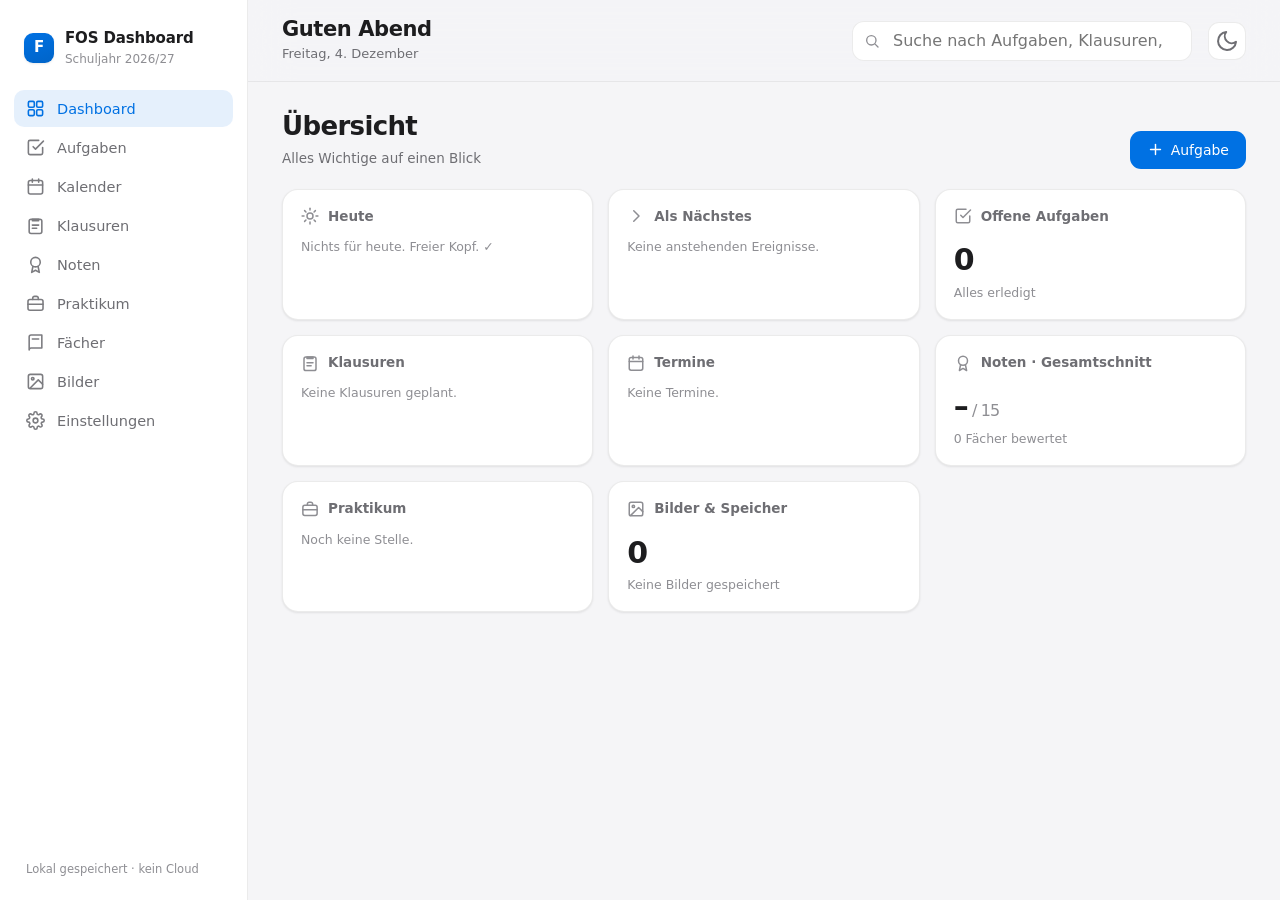
<file: index.html>
<!DOCTYPE html>
<html lang="de" data-theme="light">
<head>
  <meta charset="UTF-8">
  <meta name="viewport" content="width=device-width, initial-scale=1, viewport-fit=cover, maximum-scale=5">
  <meta name="theme-color" content="#f5f5f7" media="(prefers-color-scheme: light)">
  <meta name="theme-color" content="#131315" media="(prefers-color-scheme: dark)">
  <meta name="theme-color" content="#f5f5f7"><!-- via JS, folgt dem App-Theme -->
  <meta name="apple-mobile-web-app-capable" content="yes">
  <meta name="apple-mobile-web-app-status-bar-style" content="default">
  <meta name="apple-mobile-web-app-title" content="FOS">
  <title>FOS Dashboard</title>
  <link rel="stylesheet" href="style.css">
</head>
<body>
  <div class="app" id="app">

    <!-- Overlay für mobiles Menü -->
    <div class="overlay" id="overlay"></div>

    <!-- Sidebar -->
    <aside class="sidebar" id="sidebar">
      <div class="brand">
        <div class="brand-mark">F</div>
        <div>
          <div class="brand-name">FOS Dashboard</div>
          <div class="brand-sub">Schuljahr 2026/27</div>
        </div>
      </div>
      <nav class="nav" id="nav"><!-- via JS --></nav>
      <div class="sidebar-foot">
        <div class="storage-mini" id="storageMini">–</div>
      </div>
    </aside>

    <!-- Hauptbereich -->
    <div class="main">
      <header class="topbar">
        <div class="head-titles">
          <div class="head-greeting" id="headGreeting"><span class="greet-word">Guten Tag</span></div>
          <div class="head-date"><span id="headDate">–</span></div>
        </div>

        <div class="search" id="searchWrap">
          <svg class="s-ico" viewBox="0 0 24 24" fill="none" stroke="currentColor" stroke-width="2" stroke-linecap="round" stroke-linejoin="round"><circle cx="11" cy="11" r="7"/><line x1="21" y1="21" x2="16.65" y2="16.65"/></svg>
          <input type="search" id="searchInput" placeholder="Suche nach Aufgaben, Klausuren, Fächern …" autocomplete="off" aria-label="Globale Suche">
        </div>

        <div class="head-actions">
          <button class="icon-btn" id="btnTheme" aria-label="Design wechseln"></button>
          <button class="hamburger" id="btnMenu" aria-label="Menü öffnen">
            <svg class="ico" width="20" height="20" viewBox="0 0 24 24" fill="none" stroke="currentColor" stroke-width="2" stroke-linecap="round"><line x1="4" y1="7" x2="20" y2="7"/><line x1="4" y1="12" x2="20" y2="12"/><line x1="4" y1="17" x2="20" y2="17"/></svg>
          </button>
        </div>
      </header>

      <main class="view" id="view"><!-- via JS --></main>
    </div>
  </div>

  <div class="toast-wrap" id="toastWrap"></div>

  <script src="app.js"></script>
</body>
</html>
</file>
<file: style.css>
/* =========================================================================
   FOS Dashboard – style.css
   Apple-artige, ruhige Produktivitäts-Optik. Hell + Dark Mode.
   Eine dezente Akzentfarbe. Rot/Gelb ausschließlich für Fristen.
   ========================================================================= */

/* ---------- Design Tokens ---------- */
:root {
  color-scheme: light;

  --bg:          #f5f5f7;
  --surface:     #ffffff;
  --surface-2:   #fbfbfd;
  --surface-hi:  #ffffff;
  --border:      rgba(0, 0, 0, 0.08);
  --border-2:    rgba(0, 0, 0, 0.06);
  --shadow-sm:   0 1px 2px rgba(0, 0, 0, 0.04), 0 1px 3px rgba(0, 0, 0, 0.05);
  --shadow-md:   0 4px 16px rgba(0, 0, 0, 0.08), 0 1px 4px rgba(0, 0, 0, 0.04);
  --shadow-pop:  0 12px 40px rgba(0, 0, 0, 0.16), 0 2px 8px rgba(0, 0, 0, 0.10);

  --text:        #1d1d1f;
  --text-2:      #6e6e73;
  --text-3:      #8e8e93;

  --accent:      #0071e3;
  --accent-press:#0064c8;
  --accent-soft: rgba(0, 113, 227, 0.10);
  --accent-line: rgba(0, 113, 227, 0.22);

  /* Fristen – nur hierfür Gelb/Rot */
  --warn:        #a8720a;
  --warn-soft:   rgba(214, 152, 12, 0.14);
  --danger:      #d70015;
  --danger-soft: rgba(215, 0, 21, 0.10);
  --ok:          #1c8a3c;

  --radius:      16px;
  --radius-sm:   11px;
  --radius-lg:   22px;

  --sidebar-w:   248px;

  --font: -apple-system, BlinkMacSystemFont, "SF Pro Text", "SF Pro Display",
          "Segoe UI", "Inter", system-ui, Roboto, Helvetica, Arial, sans-serif;

  --ease: cubic-bezier(0.4, 0, 0.2, 1);
}

:root[data-theme="dark"] {
  color-scheme: dark;

  --bg:          #131315;
  --surface:     #1e1e20;
  --surface-2:   #262628;
  --surface-hi:  #2a2a2c;
  --border:      rgba(255, 255, 255, 0.09);
  --border-2:    rgba(255, 255, 255, 0.06);
  --shadow-sm:   0 1px 2px rgba(0, 0, 0, 0.4);
  --shadow-md:   0 4px 18px rgba(0, 0, 0, 0.45);
  --shadow-pop:  0 16px 48px rgba(0, 0, 0, 0.6);

  --text:        #f5f5f7;
  --text-2:      #a1a1a6;
  --text-3:      #8a8a8f;

  --accent:      #0a84ff;
  --accent-press:#409cff;
  --accent-soft: rgba(10, 132, 255, 0.16);
  --accent-line: rgba(10, 132, 255, 0.34);

  --warn:        #e0a83c;
  --warn-soft:   rgba(224, 168, 60, 0.16);
  --danger:      #ff453a;
  --danger-soft: rgba(255, 69, 58, 0.15);
  --ok:          #34c759;
}

/* ---------- Reset ---------- */
*, *::before, *::after { box-sizing: border-box; }
html, body { height: 100%; }
body {
  margin: 0;
  font-family: var(--font);
  font-size: 15px;
  line-height: 1.45;
  color: var(--text);
  background: var(--bg);
  -webkit-font-smoothing: antialiased;
  text-rendering: optimizeLegibility;
  overflow-x: hidden;
}
button { font-family: inherit; cursor: pointer; }
input, textarea, select, button { font-family: inherit; font-size: 15px; color: var(--text); }
h1, h2, h3, h4, p { margin: 0; }
ul { margin: 0; padding: 0; list-style: none; }
a { color: var(--accent); text-decoration: none; }
::selection { background: var(--accent-soft); }

/* ---------- App Shell ---------- */
.app {
  display: grid;
  grid-template-columns: var(--sidebar-w) 1fr;
  min-height: 100vh;
  min-height: 100dvh;
}

/* ---------- Sidebar ---------- */
.sidebar {
  position: sticky;
  top: 0;
  align-self: start;
  height: 100vh;
  height: 100dvh;
  display: flex;
  flex-direction: column;
  gap: 4px;
  padding: 22px 14px;
  background: var(--surface);
  border-right: 1px solid var(--border);
  z-index: 40;
}
.brand {
  display: flex;
  align-items: center;
  gap: 11px;
  padding: 6px 10px 18px;
}
.brand-mark {
  width: 30px; height: 30px;
  border-radius: 9px;
  background: linear-gradient(160deg, var(--accent), var(--accent-press));
  display: grid; place-items: center;
  color: #fff; font-weight: 700; font-size: 15px;
  box-shadow: var(--shadow-sm);
  flex: none;
}
.brand-name { font-weight: 600; letter-spacing: -0.01em; }
.brand-sub  { font-size: 12px; color: var(--text-3); margin-top: 1px; }

.nav { display: flex; flex-direction: column; gap: 2px; }
.nav-item {
  display: flex;
  align-items: center;
  gap: 12px;
  padding: 9px 12px;
  border: none;
  background: transparent;
  border-radius: 10px;
  color: var(--text-2);
  font-size: 14.5px;
  font-weight: 500;
  width: 100%;
  text-align: left;
  transition: background 0.15s var(--ease), color 0.15s var(--ease);
}
.nav-item:hover { background: var(--surface-2); color: var(--text); }
.nav-item.active { background: var(--accent-soft); color: var(--accent); }
.nav-item .ico { width: 19px; height: 19px; flex: none; opacity: 0.9; }
.nav-item.active .ico { opacity: 1; }
.nav-badge {
  margin-left: auto;
  font-size: 11px;
  font-weight: 600;
  min-width: 18px;
  height: 18px;
  padding: 0 5px;
  border-radius: 9px;
  display: grid; place-items: center;
  background: var(--danger-soft);
  color: var(--danger);
}
.sidebar-foot { margin-top: auto; padding: 8px 12px 0; }
.storage-mini { font-size: 11.5px; color: var(--text-3); }

/* ---------- Main ---------- */
.main { min-width: 0; display: flex; flex-direction: column; }

.topbar {
  position: sticky;
  top: 0;
  z-index: 30;
  display: flex;
  align-items: center;
  gap: 16px;
  padding: 18px 34px;
  padding-top: max(18px, env(safe-area-inset-top));
  background: color-mix(in srgb, var(--bg) 82%, transparent);
  backdrop-filter: saturate(1.8) blur(20px);
  -webkit-backdrop-filter: saturate(1.8) blur(20px);
  border-bottom: 1px solid var(--border-2);
}
.hamburger {
  display: none;
  width: 38px; height: 38px;
  border: 1px solid var(--border);
  background: var(--surface);
  border-radius: 10px;
  color: var(--text);
  align-items: center; justify-content: center;
  flex: none;
}
.head-titles { display: flex; flex-direction: column; min-width: 0; margin-right: auto; }
.head-greeting { font-size: 21px; font-weight: 700; letter-spacing: -0.02em; line-height: 1.12; }
.head-greeting .greet-name { color: var(--accent); }
.head-date { font-size: 13px; color: var(--text-2); margin-top: 3px; }
.head-actions { display: flex; align-items: center; gap: 10px; flex: none; }

.search {
  position: relative;
  width: min(340px, 32vw);
  flex: none;
}
.search input {
  width: 100%;
  height: 40px;
  padding: 0 14px 0 40px;
  border-radius: 12px;
  border: 1px solid var(--border);
  background: var(--surface);
  color: var(--text);
  font-family: var(--font);
  font-size: 16px; /* ≥16px gegen iOS-Zoom */
  outline: none;
  transition: border 0.15s var(--ease), box-shadow 0.15s var(--ease);
}
.search input:focus { border-color: var(--accent-line); box-shadow: 0 0 0 3px var(--accent-soft); }
.search .s-ico {
  position: absolute; left: 12px; top: 50%; transform: translateY(-50%);
  width: 16px; height: 16px; color: var(--text-3); pointer-events: none;
}
.icon-btn {
  width: 38px; height: 38px;
  border-radius: 11px;
  border: 1px solid var(--border);
  background: var(--surface);
  color: var(--text-2);
  display: grid; place-items: center;
  flex: none;
  transition: color 0.15s var(--ease), background 0.15s var(--ease);
}
.icon-btn:hover { color: var(--text); background: var(--surface-2); }

.view {
  padding: 26px 34px 60px;
  padding-bottom: max(60px, env(safe-area-inset-bottom));
  max-width: 1180px;
  width: 100%;
}

/* ---------- Page header ---------- */
.page-head {
  display: flex;
  align-items: flex-end;
  justify-content: space-between;
  gap: 16px;
  margin-bottom: 20px;
  flex-wrap: wrap;
}
.page-title { font-size: 26px; font-weight: 700; letter-spacing: -0.025em; }
.page-sub { font-size: 13.5px; color: var(--text-2); margin-top: 3px; }

.section-label {
  font-size: 13px;
  font-weight: 600;
  color: var(--text-3);
  margin: 26px 2px 12px;
  letter-spacing: -0.01em;
}
.section-label:first-child { margin-top: 0; }

/* ---------- Buttons ---------- */
.btn {
  display: inline-flex;
  align-items: center;
  gap: 7px;
  height: 38px;
  padding: 0 16px;
  border-radius: 11px;
  border: 1px solid var(--border);
  background: var(--surface);
  color: var(--text);
  font-size: 14px;
  font-weight: 500;
  transition: transform 0.08s var(--ease), background 0.15s var(--ease), border 0.15s var(--ease);
}
.btn:hover { background: var(--surface-2); }
.btn:active { transform: scale(0.975); }
.btn .ico { width: 17px; height: 17px; }
.btn.primary {
  background: var(--accent);
  border-color: transparent;
  color: #fff;
}
.btn.primary:hover { background: var(--accent-press); }
.btn.danger { color: var(--danger); }
.btn.danger:hover { background: var(--danger-soft); }
.btn.ghost { border-color: transparent; background: transparent; color: var(--text-2); }
.btn.ghost:hover { background: var(--surface-2); color: var(--text); }
.btn.sm { height: 32px; padding: 0 12px; font-size: 13px; border-radius: 9px; }
.btn.block { width: 100%; justify-content: center; }

/* ---------- Cards ---------- */
.grid {
  display: grid;
  grid-template-columns: repeat(auto-fill, minmax(232px, 1fr));
  gap: 15px;
}
.card {
  background: var(--surface);
  border: 1px solid var(--border);
  border-radius: var(--radius);
  padding: 17px 18px;
  box-shadow: var(--shadow-sm);
  transition: box-shadow 0.2s var(--ease), transform 0.12s var(--ease), border 0.2s var(--ease);
}
.card.interactive { cursor: pointer; }
.card.interactive:hover { box-shadow: var(--shadow-md); transform: translateY(-1px); border-color: var(--border); }
.card-head {
  display: flex; align-items: center; gap: 9px;
  margin-bottom: 12px;
}
.card-head .ico { width: 18px; height: 18px; color: var(--text-3); }
.card-title { font-size: 13.5px; font-weight: 600; color: var(--text-2); }
.card-title .n { color: var(--text-3); font-weight: 500; }

.stat { font-size: 30px; font-weight: 700; letter-spacing: -0.03em; }
.stat-sub { font-size: 12.5px; color: var(--text-3); margin-top: 2px; }

/* Listen in Karten */
.mini-list { display: flex; flex-direction: column; gap: 2px; margin: -4px -6px; }
.mini-row {
  display: flex; align-items: center; gap: 10px;
  padding: 8px 8px;
  border-radius: 9px;
  transition: background 0.12s var(--ease);
}
.mini-row.click { cursor: pointer; }
.mini-row.click:hover { background: var(--surface-2); }
.mini-dot { width: 8px; height: 8px; border-radius: 50%; background: var(--text-3); flex: none; }
.mini-dot.ok { background: var(--ok); }
.mini-dot.accent { background: var(--accent); }
.mini-main { min-width: 0; flex: 1; }
.mini-t { font-size: 13.5px; font-weight: 500; white-space: nowrap; overflow: hidden; text-overflow: ellipsis; }
.mini-t.done { text-decoration: line-through; color: var(--text-3); }
.mini-meta { font-size: 12px; color: var(--text-3); white-space: nowrap; overflow: hidden; text-overflow: ellipsis; }
.mini-side { font-size: 12px; font-weight: 600; color: var(--text-2); flex: none; }

/* Fristen-Chips */
.due {
  font-size: 11.5px; font-weight: 600;
  padding: 2px 8px; border-radius: 20px;
  background: var(--surface-2); color: var(--text-2);
  white-space: nowrap;
}
.due.warn { background: var(--warn-soft); color: var(--warn); }
.due.danger { background: var(--danger-soft); color: var(--danger); }
.due.over { background: var(--danger-soft); color: var(--danger); }

.tag {
  font-size: 11.5px; font-weight: 500;
  padding: 2px 9px; border-radius: 20px;
  background: var(--surface-2); color: var(--text-2);
}
.tag.accent { background: var(--accent-soft); color: var(--accent); }

/* ---------- Aufgaben-/Listen-Zeilen (volle Breite) ---------- */
.rows { display: flex; flex-direction: column; gap: 9px; }
.row {
  display: flex; align-items: center; gap: 14px;
  background: var(--surface);
  border: 1px solid var(--border);
  border-radius: 13px;
  padding: 13px 15px;
  box-shadow: var(--shadow-sm);
  transition: box-shadow 0.18s var(--ease), border 0.18s var(--ease);
}
.row:hover { box-shadow: var(--shadow-md); }
.row.overdue { border-color: var(--danger-soft); }
.check {
  width: 22px; height: 22px; flex: none;
  border-radius: 50%;
  border: 1.8px solid var(--border);
  background: transparent;
  display: grid; place-items: center;
  color: transparent;
  transition: all 0.15s var(--ease);
}
.check:hover { border-color: var(--accent); }
.check.on { background: var(--accent); border-color: var(--accent); color: #fff; }
.check .ico { width: 13px; height: 13px; }
.row-main { flex: 1; min-width: 0; }
.row-title { font-size: 15px; font-weight: 500; white-space: nowrap; overflow: hidden; text-overflow: ellipsis; }
.row-title.done { text-decoration: line-through; color: var(--text-3); }
.row-meta { font-size: 12.5px; color: var(--text-3); margin-top: 2px; display: flex; align-items: center; gap: 8px; flex-wrap: wrap; }
.row-end { display: flex; align-items: center; gap: 8px; flex: none; }
.thumb-count {
  display: inline-flex; align-items: center; gap: 4px;
  font-size: 12px; color: var(--text-3);
}
.thumb-count .ico { width: 14px; height: 14px; }

/* ---------- Empty ---------- */
.empty {
  text-align: center;
  padding: 44px 20px;
  color: var(--text-3);
}
.empty .ico { width: 30px; height: 30px; margin-bottom: 10px; opacity: 0.5; }
.empty p { font-size: 14px; }
.empty .sub { font-size: 13px; color: var(--text-3); margin-top: 4px; }

/* ---------- Kalender ---------- */
.cal-day { margin-bottom: 22px; }
.cal-day-head {
  display: flex; align-items: baseline; gap: 10px;
  margin-bottom: 10px;
  padding-bottom: 8px;
  border-bottom: 1px solid var(--border-2);
}
.cal-day-name { font-size: 15px; font-weight: 600; }
.cal-day-date { font-size: 12.5px; color: var(--text-3); }
.cal-day.is-today .cal-day-name { color: var(--accent); }
.cal-event {
  display: flex; align-items: center; gap: 12px;
  padding: 10px 4px;
}
.cal-time { font-size: 12.5px; color: var(--text-3); width: 46px; flex: none; font-variant-numeric: tabular-nums; }
.cal-bar { width: 3px; align-self: stretch; border-radius: 3px; background: var(--accent); flex: none; }
.cal-bar.task { background: var(--text-3); }
.cal-bar.exam { background: var(--danger); }
.cal-bar.intern { background: var(--ok); }
.cal-ev-main { min-width: 0; flex: 1; }
.cal-ev-title { font-size: 14px; font-weight: 500; }
.cal-ev-sub { font-size: 12px; color: var(--text-3); }

/* ---------- Noten ---------- */
.grade-subject {
  background: var(--surface);
  border: 1px solid var(--border);
  border-radius: var(--radius);
  padding: 16px 18px;
  box-shadow: var(--shadow-sm);
  margin-bottom: 14px;
}
.grade-subject-head { display: flex; align-items: center; gap: 12px; margin-bottom: 12px; }
.grade-avg-badge {
  margin-left: auto;
  font-size: 17px; font-weight: 700;
  padding: 3px 12px; border-radius: 11px;
  background: var(--accent-soft); color: var(--accent);
  font-variant-numeric: tabular-nums;
}
.grade-chips { display: flex; flex-wrap: wrap; gap: 8px; }
.grade-chip {
  display: inline-flex; align-items: center; gap: 8px;
  padding: 6px 10px 6px 12px;
  border-radius: 11px;
  background: var(--surface-2);
  border: 1px solid var(--border-2);
  font-size: 13.5px;
}
.grade-chip b { font-variant-numeric: tabular-nums; }
.grade-chip .x { color: var(--text-3); line-height: 1; padding: 2px; border-radius: 6px; }
.grade-chip .x:hover { color: var(--danger); background: var(--danger-soft); }
.grade-chip .lbl { color: var(--text-3); font-size: 12px; }

.overall-card {
  background: linear-gradient(150deg, var(--accent), var(--accent-press));
  color: #fff;
  border-radius: var(--radius);
  padding: 20px 22px;
  box-shadow: var(--shadow-md);
  margin-bottom: 20px;
  display: flex; align-items: center; gap: 18px;
}
.overall-card .big { font-size: 40px; font-weight: 700; letter-spacing: -0.03em; font-variant-numeric: tabular-nums; }
.overall-card .lbl { font-size: 13px; opacity: 0.9; }
.overall-card .lbl b { display: block; font-size: 15px; opacity: 1; font-weight: 600; margin-bottom: 2px; }

/* Punkte-Skala Farbe (dezent) */
.pts { font-variant-numeric: tabular-nums; font-weight: 600; }

/* ---------- Bilder ---------- */
.img-grid {
  display: grid;
  grid-template-columns: repeat(auto-fill, minmax(96px, 1fr));
  gap: 8px;
}
.img-cell {
  position: relative;
  aspect-ratio: 1;
  border-radius: 11px;
  overflow: hidden;
  background: var(--surface-2);
  border: 1px solid var(--border-2);
  cursor: pointer;
}
.img-cell img { width: 100%; height: 100%; object-fit: cover; display: block; }
.img-cell .rm {
  position: absolute; top: 5px; right: 5px;
  width: 22px; height: 22px;
  border-radius: 50%;
  background: rgba(0,0,0,0.55);
  color: #fff; border: none;
  display: grid; place-items: center;
  backdrop-filter: blur(4px);
}
.img-cell .rm .ico { width: 13px; height: 13px; }

.uploader {
  border: 1.5px dashed var(--border);
  border-radius: 13px;
  padding: 18px;
  text-align: center;
  color: var(--text-3);
  font-size: 13.5px;
  transition: border 0.15s var(--ease), background 0.15s var(--ease);
  cursor: pointer;
}
.uploader:hover { border-color: var(--accent-line); background: var(--accent-soft); color: var(--accent); }
.uploader .ico { width: 22px; height: 22px; margin-bottom: 6px; }

/* ---------- Modal ---------- */
.modal-backdrop {
  position: fixed; inset: 0;
  background: rgba(0, 0, 0, 0.34);
  backdrop-filter: blur(2px);
  display: flex; align-items: flex-end; justify-content: center;
  z-index: 100;
  opacity: 0;
  transition: opacity 0.2s var(--ease);
}
.modal-backdrop.in { opacity: 1; }
.modal {
  background: var(--surface);
  width: 100%;
  max-width: 540px;
  max-height: 92vh;
  border-radius: 22px 22px 0 0;
  box-shadow: var(--shadow-pop);
  display: flex; flex-direction: column;
  transform: translateY(24px);
  transition: transform 0.24s var(--ease);
  overflow: hidden;
}
.modal.wide { max-width: 760px; }
.modal-backdrop.in .modal { transform: translateY(0); }
.modal-head {
  display: flex; align-items: center; gap: 12px;
  padding: 18px 20px;
  border-bottom: 1px solid var(--border-2);
  flex: none;
}
.modal-head h3 { font-size: 17px; font-weight: 600; letter-spacing: -0.01em; }
.modal-head .close { margin-left: auto; }
.modal-body { padding: 18px 20px; overflow-y: auto; -webkit-overflow-scrolling: touch; }
.modal-foot {
  display: flex; gap: 10px; justify-content: flex-end;
  padding: 14px 20px;
  padding-bottom: max(14px, env(safe-area-inset-bottom));
  border-top: 1px solid var(--border-2);
  flex: none;
  background: var(--surface);
}

/* ---------- Formularfelder ---------- */
.field { margin-bottom: 15px; }
.field:last-child { margin-bottom: 0; }
.field label {
  display: block;
  font-size: 12.5px;
  font-weight: 600;
  color: var(--text-2);
  margin-bottom: 6px;
}
.field .hint { font-weight: 400; color: var(--text-3); }
.input, .textarea, .select {
  width: 100%;
  padding: 11px 13px;
  border-radius: 11px;
  border: 1px solid var(--border);
  background: var(--surface-2);
  color: var(--text);
  font-family: var(--font);
  font-size: 16px; /* ≥16px verhindert Auto-Zoom in iOS Safari */
  outline: none;
  transition: border 0.15s var(--ease), box-shadow 0.15s var(--ease);
  -webkit-appearance: none;
  appearance: none;
}
.input:focus, .textarea:focus, .select:focus {
  border-color: var(--accent-line);
  box-shadow: 0 0 0 3px var(--accent-soft);
  background: var(--surface);
}
.textarea { resize: vertical; min-height: 74px; line-height: 1.5; }
.select {
  background-image: url("data:image/svg+xml,%3Csvg xmlns='http://www.w3.org/2000/svg' width='12' height='12' viewBox='0 0 24 24' fill='none' stroke='%238e8e93' stroke-width='2.5' stroke-linecap='round' stroke-linejoin='round'%3E%3Cpolyline points='6 9 12 15 18 9'/%3E%3C/svg%3E");
  background-repeat: no-repeat;
  background-position: right 13px center;
  padding-right: 34px;
}
.row2 { display: grid; grid-template-columns: 1fr 1fr; gap: 12px; }

/* Punkte-Auswahl 0–15 */
.pts-picker { display: flex; flex-wrap: wrap; gap: 6px; }
.pts-btn {
  width: 38px; height: 38px;
  border-radius: 10px;
  border: 1px solid var(--border);
  background: var(--surface-2);
  font-weight: 600; font-size: 14px;
  color: var(--text-2);
  font-variant-numeric: tabular-nums;
  transition: all 0.12s var(--ease);
}
.pts-btn:hover { border-color: var(--accent-line); color: var(--text); }
.pts-btn.on { background: var(--accent); border-color: var(--accent); color: #fff; }

/* ---------- Toast ---------- */
.toast-wrap {
  position: fixed; left: 0; right: 0;
  bottom: max(20px, env(safe-area-inset-bottom));
  display: flex; flex-direction: column; align-items: center; gap: 8px;
  z-index: 200; pointer-events: none;
}
.toast {
  background: var(--text);
  color: var(--bg);
  padding: 11px 18px;
  border-radius: 13px;
  font-size: 13.5px; font-weight: 500;
  box-shadow: var(--shadow-pop);
  opacity: 0; transform: translateY(10px);
  transition: opacity 0.2s var(--ease), transform 0.2s var(--ease);
}
.toast.in { opacity: 1; transform: translateY(0); }

/* ---------- Lightbox ---------- */
.lightbox {
  position: fixed; inset: 0;
  background: rgba(0,0,0,0.9);
  display: flex; align-items: center; justify-content: center;
  z-index: 150; padding: 20px;
  opacity: 0; transition: opacity 0.2s var(--ease);
}
.lightbox.in { opacity: 1; }
.lightbox img { max-width: 100%; max-height: 100%; border-radius: 12px; }
.lightbox .lb-close {
  position: absolute; top: max(16px, env(safe-area-inset-top)); right: 16px;
  width: 40px; height: 40px; border-radius: 50%;
  background: rgba(255,255,255,0.16); color: #fff; border: none;
  display: grid; place-items: center; backdrop-filter: blur(6px);
}

/* ---------- Suche-Ergebnisse ---------- */
.search-panel {
  position: absolute; top: 46px; right: 0;
  width: min(420px, 84vw);
  max-height: 60vh; overflow-y: auto;
  background: var(--surface);
  border: 1px solid var(--border);
  border-radius: 15px;
  box-shadow: var(--shadow-pop);
  padding: 6px;
  z-index: 60;
}
.search-group-label { font-size: 11px; font-weight: 600; color: var(--text-3); padding: 8px 10px 4px; }
.search-res {
  display: flex; align-items: center; gap: 11px;
  padding: 9px 10px; border-radius: 10px; width: 100%;
  border: none; background: transparent; text-align: left;
  transition: background 0.12s var(--ease);
}
.search-res:hover { background: var(--surface-2); }
.search-res .ico { width: 16px; height: 16px; color: var(--text-3); flex: none; }
.search-res .r-t { font-size: 14px; font-weight: 500; }
.search-res .r-m { font-size: 12px; color: var(--text-3); }
.search-empty { padding: 20px; text-align: center; color: var(--text-3); font-size: 13px; }

/* =========================================================================
   V2 · Datennetzwerk & Praktikum-Hierarchie
   ========================================================================= */

/* Backup-Aktionen in der Sidebar */
.foot-actions { display: flex; gap: 6px; margin-top: 10px; }
.foot-btn {
  flex: 1;
  font-size: 11.5px; font-weight: 500;
  color: var(--text-3);
  background: transparent;
  border: 1px solid var(--border-2);
  border-radius: 8px;
  padding: 6px 8px;
  transition: background 0.15s var(--ease), color 0.15s var(--ease), border 0.15s var(--ease);
}
.foot-btn:hover { background: var(--surface-2); color: var(--text-2); border-color: var(--border); }

/* Verknüpfungs-Hinweis (z. B. Note gehört zu Klausur) */
.link-note {
  display: flex; align-items: flex-start; gap: 10px;
  background: var(--accent-soft);
  border: 1px solid var(--accent-line);
  border-radius: 12px;
  padding: 11px 13px;
  margin-bottom: 16px;
  font-size: 12.5px; line-height: 1.45;
  color: var(--text-2);
}
.link-note .ico { width: 17px; height: 17px; color: var(--accent); flex: none; margin-top: 1px; }

/* kleiner Text-Button in Formular-Labels (z. B. „zurücksetzen“) */
.hint-btn {
  float: right;
  font-size: 11.5px; font-weight: 500;
  color: var(--accent);
  background: transparent; border: none; padding: 0; cursor: pointer;
}
.hint-btn:hover { text-decoration: underline; }

/* neutraler Status-Tag (z. B. „nicht bewertet“) – kein Rot/Gelb */
.tag-muted {
  font-size: 11.5px; font-weight: 500;
  color: var(--text-3);
  background: var(--surface-2);
  border: 1px solid var(--border-2);
  padding: 3px 9px; border-radius: 20px;
  white-space: nowrap;
}

/* Logo in der Stellen-Karte */
.site-logo {
  width: 26px; height: 26px; border-radius: 7px; overflow: hidden;
  flex: none; box-shadow: var(--shadow-sm);
}
.site-logo img { width: 100%; height: 100%; object-fit: cover; display: block; }

/* Zurück-Button (Chevron nach links gedreht) */
.back-btn { width: 36px; padding: 0; justify-content: center; flex: none; }
.back-btn .ico { transform: rotate(180deg); width: 18px; height: 18px; }

/* Detailkopf einer Praktikumsstelle */
.site-detail {
  background: var(--surface);
  border: 1px solid var(--border);
  border-radius: var(--radius);
  box-shadow: var(--shadow-sm);
  padding: 16px 18px;
  margin-bottom: 4px;
  display: flex; flex-direction: column; gap: 12px;
}
.site-detail-logo {
  width: 100%; max-width: 168px;
  border-radius: 12px; overflow: hidden;
  box-shadow: var(--shadow-sm);
}
.site-detail-logo img { width: 100%; display: block; cursor: zoom-in; }
.site-meta { display: flex; flex-direction: column; gap: 9px; }
.site-meta-row {
  display: flex; align-items: flex-start; gap: 10px;
  font-size: 13.5px; color: var(--text-2); line-height: 1.45;
}
.site-meta-row .ico { width: 16px; height: 16px; color: var(--text-3); flex: none; margin-top: 2px; }
.site-meta-row a { color: var(--accent); text-decoration: none; }
.site-meta-row a:hover { text-decoration: underline; }
.site-meta-row.note {
  color: var(--text-3); font-size: 13px;
  padding-left: 26px; white-space: pre-wrap;
}
.site-detail .btn { align-self: flex-start; }

/* Praktikumstag-Karte (nutzt .grade-subject als Basis) */
.day-card { cursor: pointer; transition: box-shadow 0.18s var(--ease), border 0.18s var(--ease); }
.day-card:hover { box-shadow: var(--shadow-md); border-color: var(--border); }

/* =========================================================================
   V3 · Design, UX & Polish
   ========================================================================= */

/* Touch-Feinschliff */
* { -webkit-tap-highlight-color: transparent; }
button, a, [data-act], .nav-item, .card.interactive, .row, .day-row, .site-card, .mini-row.click, .cal-event, .seg-btn {
  touch-action: manipulation;
}
.card.interactive:active { transform: scale(0.99); }
.nav-item:active { transform: scale(0.98); }
.row:active, .day-row:active, .site-card:active, .mini-row.click:active, .cal-event:active { background: var(--surface-2); }

/* Seitenübergang – dezenter Fade + minimaler Slide */
@keyframes viewIn {
  from { opacity: 0; transform: translateY(8px); }
  to   { opacity: 1; transform: none; }
}
.view-anim { animation: viewIn 0.24s var(--ease); }

/* Praktikum – Stellen-Liste (horizontale Karten) */
.site-list { display: flex; flex-direction: column; gap: 10px; }
.site-card {
  display: flex; align-items: center; gap: 14px;
  background: var(--surface);
  border: 1px solid var(--border);
  border-radius: var(--radius);
  padding: 12px 14px;
  box-shadow: var(--shadow-sm);
  cursor: pointer;
  transition: box-shadow 0.18s var(--ease), transform 0.12s var(--ease), border 0.18s var(--ease);
}
.site-card:hover { box-shadow: var(--shadow-md); transform: translateY(-1px); }
.site-card-thumb {
  width: 58px; height: 58px; border-radius: 12px; flex: none;
  overflow: hidden; background: var(--surface-2);
  display: grid; place-items: center; color: var(--text-3);
}
.site-card-thumb img { width: 100%; height: 100%; object-fit: cover; }
.site-card-thumb .ico { width: 24px; height: 24px; }
.site-card-main { flex: 1; min-width: 0; }
.site-card-name { font-size: 16px; font-weight: 600; letter-spacing: -0.01em; white-space: nowrap; overflow: hidden; text-overflow: ellipsis; }
.site-card-kind { font-size: 13px; color: var(--text-2); margin-top: 1px; }
.site-card-meta { display: flex; flex-wrap: wrap; gap: 12px; margin-top: 6px; font-size: 12.5px; color: var(--text-3); }
.day-chev { color: var(--text-3); flex: none; display: grid; place-items: center; }
.day-chev .ico { width: 18px; height: 18px; }

/* Praktikum – Detailkopf mit Hero-Bild */
.detail-head { justify-content: space-between; }
.site-hero {
  position: relative;
  width: 100%; height: 220px;
  border-radius: var(--radius);
  overflow: hidden;
  margin-bottom: 14px;
  box-shadow: var(--shadow-sm);
  background: var(--surface-2);
  cursor: zoom-in;
}
.site-hero img { width: 100%; height: 100%; object-fit: cover; display: block; }
.site-hero-cap {
  position: absolute; left: 0; right: 0; bottom: 0;
  padding: 34px 18px 16px;
  background: linear-gradient(to top, rgba(0,0,0,0.68), rgba(0,0,0,0));
  color: #fff;
}
.site-hero-cap h2 { font-size: 23px; font-weight: 700; letter-spacing: -0.02em; }
.site-hero-cap span { font-size: 13.5px; opacity: 0.92; }
.site-headline { margin-bottom: 14px; }
.site-headline h2 { font-size: 25px; font-weight: 700; letter-spacing: -0.025em; }
.site-kind { font-size: 14px; color: var(--text-2); margin-top: 3px; }

/* Praktikumstage – kompakte Zeilen mit Datums-Badge */
.day-list { display: flex; flex-direction: column; gap: 8px; }
.day-row {
  display: flex; align-items: center; gap: 14px;
  background: var(--surface);
  border: 1px solid var(--border);
  border-radius: 14px;
  padding: 11px 14px;
  box-shadow: var(--shadow-sm);
  cursor: pointer;
  transition: box-shadow 0.18s var(--ease), border 0.18s var(--ease);
}
.day-row:hover { box-shadow: var(--shadow-md); }
.day-date {
  width: 46px; flex: none;
  display: flex; flex-direction: column; align-items: center;
  padding: 6px 0; border-radius: 10px;
  background: var(--accent-soft); color: var(--accent);
}
.day-date .dd { font-size: 18px; font-weight: 700; line-height: 1; font-variant-numeric: tabular-nums; }
.day-date .dm { font-size: 10.5px; font-weight: 600; text-transform: uppercase; letter-spacing: 0.03em; margin-top: 2px; }
.day-main { flex: 1; min-width: 0; }
.day-title { font-size: 15px; font-weight: 500; }
.day-status { font-size: 12.5px; color: var(--text-2); margin-top: 2px; }
.day-status.muted { color: var(--text-3); font-style: italic; }

/* Einstellungen */
.settings-list { display: flex; flex-direction: column; gap: 12px; max-width: 560px; }
.settings-card {
  background: var(--surface);
  border: 1px solid var(--border);
  border-radius: var(--radius);
  padding: 16px 18px;
  box-shadow: var(--shadow-sm);
}
.settings-label {
  display: flex; align-items: center; gap: 8px;
  font-size: 14.5px; font-weight: 600; letter-spacing: -0.01em;
}
.settings-label .ico { width: 17px; height: 17px; color: var(--text-3); }
.settings-hint { font-size: 12.5px; color: var(--text-3); margin: 6px 0 12px; line-height: 1.45; }
.settings-card .input { max-width: 320px; }
.settings-actions { display: flex; gap: 10px; flex-wrap: wrap; }
.seg {
  display: inline-flex; gap: 4px; margin-top: 12px;
  background: var(--surface-2); border: 1px solid var(--border-2);
  border-radius: 12px; padding: 4px;
}
.seg-btn {
  display: inline-flex; align-items: center; gap: 7px;
  padding: 8px 16px; border-radius: 9px;
  font-size: 13.5px; font-weight: 500; color: var(--text-2);
  background: transparent; border: none;
  transition: background 0.15s var(--ease), color 0.15s var(--ease);
}
.seg-btn .ico { width: 16px; height: 16px; }
.seg-btn.on { background: var(--surface); color: var(--text); box-shadow: var(--shadow-sm); }

/* Bilder-Seite */
.gallery-grid { grid-template-columns: repeat(auto-fill, minmax(120px, 1fr)); }
.img-cell { margin: 0; }
.img-cap {
  position: absolute; left: 0; right: 0; bottom: 0;
  padding: 14px 8px 6px;
  font-size: 10.5px; color: #fff;
  background: linear-gradient(to top, rgba(0,0,0,0.6), rgba(0,0,0,0));
  white-space: nowrap; overflow: hidden; text-overflow: ellipsis;
}

/* ---------- Responsive: Smartphone ---------- */
.overlay {
  display: none;
  position: fixed; inset: 0;
  background: rgba(0,0,0,0.3);
  z-index: 39; opacity: 0;
  transition: opacity 0.2s var(--ease);
}

@media (max-width: 860px) {
  .app { grid-template-columns: 1fr; }
  .sidebar {
    position: fixed; left: 0; top: 0;
    width: min(300px, 84vw);
    transform: translateX(-100%);
    transition: transform 0.26s var(--ease);
    box-shadow: var(--shadow-pop);
    padding-top: max(22px, env(safe-area-inset-top));
  }
  .app.menu-open .sidebar { transform: translateX(0); }
  .app.menu-open .overlay { display: block; opacity: 1; }
  .hamburger { display: flex; }

  /* Großzügiger, bewusst gestapelter Header */
  .topbar {
    flex-wrap: wrap;
    gap: 12px;
    padding: 16px 18px;
    padding-top: max(16px, env(safe-area-inset-top));
  }
  .head-titles { order: 1; margin-right: auto; }
  .head-actions { order: 2; }
  .search { order: 3; width: 100%; }
  .head-greeting { font-size: 24px; line-height: 1.12; }
  .head-greeting .greet-name { display: block; }
  .head-date { font-size: 13.5px; margin-top: 4px; }
  .search-panel { left: 0; right: 0; width: auto; top: 48px; }

  .view { padding: 22px 18px; padding-bottom: max(64px, env(safe-area-inset-bottom)); }
  .grid { grid-template-columns: 1fr; gap: 12px; }
  .page-title { font-size: 22px; }
  .modal { border-radius: 20px 20px 0 0; }
  .row2 { grid-template-columns: 1fr; }
  .site-hero { height: 184px; }
  .site-hero-cap h2 { font-size: 20px; }
  .nav-item { padding: 11px 12px; font-size: 15px; }
}

@media (min-width: 861px) {
  .modal-backdrop { align-items: center; }
  .modal { border-radius: 22px; margin: 20px; }
}

/* Feinschliff sehr breite Screens */
@media (min-width: 1400px) {
  .view { max-width: 1240px; }
}

/* Bewegungsreduktion respektieren */
@media (prefers-reduced-motion: reduce) {
  *, *::before, *::after { transition-duration: 0.01ms !important; animation-duration: 0.01ms !important; }
}

/* Fokus sichtbar (Tastatur) */
:focus-visible { outline: 2px solid var(--accent); outline-offset: 2px; }
.nav-item:focus-visible, .btn:focus-visible, .icon-btn:focus-visible { outline-offset: 1px; }
</file>
